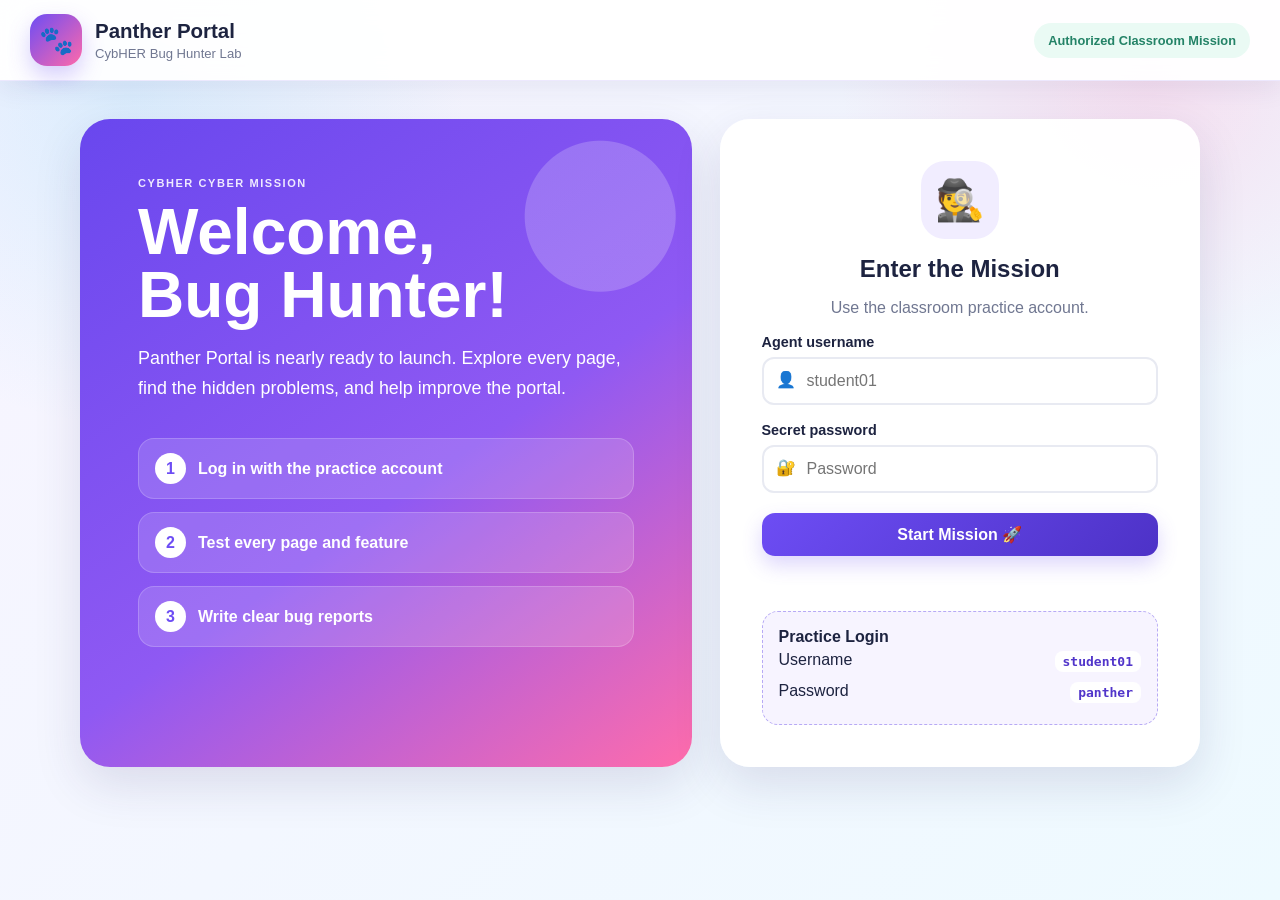
<file: index.html>
<!DOCTYPE html>
<html lang="en">
<head>
<meta charset="UTF-8">
<meta name="viewport" content="width=device-width,initial-scale=1">
<title>Panther Portal | Login</title>
<link rel="stylesheet" href="styles.css">
</head>
<body>
<header class="topbar">
  <div class="brand">
    <div class="brand-logo">🐾</div>
    <div><h1>Panther Portal</h1><p>CybHER Bug Hunter Lab</p></div>
  </div>
  <div class="status-pill">Authorized Classroom Mission</div>
</header>

<main class="login-page">
  <section class="login-hero">
    <div class="eyebrow">CYBHER CYBER MISSION</div>
    <h2>Welcome,<br>Bug Hunter!</h2>
    <p>Panther Portal is nearly ready to launch. Explore every page, find the hidden problems, and help improve the portal.</p>
    <div class="steps">
      <div class="step"><span>1</span>Log in with the practice account</div>
      <div class="step"><span>2</span>Test every page and feature</div>
      <div class="step"><span>3</span>Write clear bug reports</div>
    </div>
  </section>

  <section class="login-card">
    <div class="login-avatar">🕵️</div>
    <h2>Enter the Mission</h2>
    <p class="sub">Use the classroom practice account.</p>

    <label for="username">Agent username</label>
    <div class="input-wrap"><span>👤</span><input id="username" placeholder="student01"></div>

    <label for="password">Secret password</label>
    <div class="input-wrap"><span>🔐</span><input id="password" type="text" placeholder="Password"></div>

    <button id="loginBtn" class="btn" style="width:100%;margin-top:20px">Start Mission 🚀</button>
    <div id="loginMessage" class="message"></div>

    <div class="practice">
      <strong>Practice Login</strong>
      <div><span>Username</span><code>student01</code></div>
      <div><span>Password</span><code>panther</code></div>
    </div>
  </section>
</main>

<script>
document.getElementById("loginBtn").addEventListener("click",()=>{
  const username=document.getElementById("username").value.trim();
  const password=document.getElementById("password").value;

  // INTENTIONAL BUG 1:
  // The password field is visible because type="text" is used.

  // INTENTIONAL BUG 2:
  // A blank password is accepted for the correct username.
  if(username==="student01" && (password==="panther" || password==="")){
    localStorage.setItem("panther_session","active");
    window.location.href="dashboard.html";
  }else{
    document.getElementById("loginMessage").textContent="Mission denied. Check your login details.";
  }
});
</script>
</body>
</html>
</file>
<file: styles.css>
:root{
  --ink:#1d2340;
  --muted:#707791;
  --purple:#6d4df4;
  --purple-dark:#4d32c7;
  --pink:#ff69aa;
  --cyan:#58c8f5;
  --yellow:#ffd65a;
  --mint:#74dfc0;
  --danger:#e24f68;
  --line:#e8eaf2;
  --shadow:0 18px 48px rgba(49,40,104,.13);
}

*{box-sizing:border-box}
body{
  margin:0;
  min-height:100vh;
  font-family:"Trebuchet MS","Segoe UI",Arial,sans-serif;
  color:var(--ink);
  background:
    radial-gradient(circle at 10% 10%,rgba(88,200,245,.18),transparent 24%),
    radial-gradient(circle at 90% 8%,rgba(255,105,170,.18),transparent 22%),
    linear-gradient(135deg,#f8f4ff,#eefaff);
}
a{text-decoration:none;color:inherit}
button,input,select{font:inherit}
button{cursor:pointer}

.topbar{
  position:sticky;top:0;z-index:20;
  min-height:80px;padding:14px 30px;
  display:flex;align-items:center;justify-content:space-between;
  background:rgba(255,255,255,.94);
  backdrop-filter:blur(14px);
  border-bottom:1px solid rgba(109,77,244,.12);
  box-shadow:0 8px 24px rgba(48,40,98,.08);
}
.brand{display:flex;gap:13px;align-items:center}
.brand-logo{
  width:52px;height:52px;display:grid;place-items:center;
  border-radius:17px;font-size:28px;
  background:linear-gradient(135deg,var(--purple),var(--pink));
  box-shadow:0 10px 22px rgba(109,77,244,.28);
}
.brand h1{margin:0;font-size:1.28rem}
.brand p{margin:3px 0 0;color:var(--muted);font-size:.82rem}
.top-actions{display:flex;gap:10px;align-items:center}
.status-pill{
  padding:10px 14px;border-radius:999px;
  background:#eafaf4;color:#248367;font-size:.8rem;font-weight:900
}
.logout{
  padding:10px 15px;border-radius:12px;
  background:var(--ink);color:white;font-weight:900
}

.layout{
  width:min(1220px,94%);
  margin:26px auto;
  display:grid;
  grid-template-columns:250px 1fr;
  gap:24px;
  align-items:start;
}
.sidebar{
  position:sticky;top:104px;
  padding:18px 14px;border-radius:26px;
  background:rgba(255,255,255,.97);
  box-shadow:var(--shadow);
}
.agent{
  display:flex;gap:11px;align-items:center;
  padding:13px;border-radius:17px;
  background:linear-gradient(135deg,#f3efff,#eefaff);
}
.agent-avatar{
  width:48px;height:48px;display:grid;place-items:center;
  border-radius:15px;font-size:26px;background:white;
}
.agent strong,.agent span{display:block}
.agent span{font-size:.75rem;color:var(--muted);margin-top:3px}
.nav-title{
  margin:22px 11px 9px;color:#a0a5b5;
  font-size:.66rem;font-weight:900;letter-spacing:.13em
}
.nav{display:grid;gap:6px}
.nav a{
  display:flex;gap:11px;align-items:center;
  padding:13px 14px;border-radius:13px;
  color:#50566c;font-weight:850
}
.nav a:hover{background:#f4f1ff}
.nav a.active{
  color:white;
  background:linear-gradient(135deg,var(--purple),#8d69f7);
  box-shadow:0 10px 22px rgba(109,77,244,.22)
}
.nav a.teacher:not(.active){color:var(--danger)}
.tip{
  margin-top:24px;padding:15px;border-radius:16px;
  background:#fff7cf;border:1px solid #efdb79;
  font-size:.82rem;line-height:1.45
}

.content{min-width:0}
.hero{
  min-height:220px;padding:34px 36px;
  display:flex;align-items:center;justify-content:space-between;
  border-radius:28px;color:white;
  background:
    radial-gradient(circle at 88% 25%,rgba(255,255,255,.18) 0 72px,transparent 73px),
    linear-gradient(135deg,#3d2a8e,#6f4cf4 60%,#9b6df8);
  box-shadow:0 20px 48px rgba(72,50,170,.24);
}
.hero h2{margin:8px 0 9px;font-size:2.15rem}
.hero p{margin:0;max-width:680px;line-height:1.5;opacity:.93}
.eyebrow{color:#efeaff;font-size:.69rem;font-weight:900;letter-spacing:.14em}
.hero-art{
  width:120px;height:120px;display:grid;place-items:center;
  border-radius:34px;font-size:66px;
  background:rgba(255,255,255,.15);transform:rotate(7deg)
}

.section-title{margin:26px 0 13px;font-size:1.15rem}
.grid-3{display:grid;grid-template-columns:repeat(3,1fr);gap:17px}
.grid-2{display:grid;grid-template-columns:repeat(2,1fr);gap:18px}
.card{
  background:rgba(255,255,255,.98);
  border-radius:23px;padding:22px;
  box-shadow:0 13px 34px rgba(52,43,112,.09)
}
.card-hover{transition:.18s ease}
.card-hover:hover{transform:translateY(-4px)}
.stat{display:flex;align-items:center;gap:13px}
.stat-icon{
  width:48px;height:48px;display:grid;place-items:center;
  border-radius:15px;font-size:24px;background:#f1edff
}
.stat strong,.stat span{display:block}
.stat strong{font-size:1.45rem}
.stat span{font-size:.78rem;color:var(--muted)}

.mission-card{
  min-height:240px;display:flex;flex-direction:column;justify-content:space-between
}
.purple{background:linear-gradient(145deg,#eee8ff,#f8f6ff)}
.yellow{background:linear-gradient(145deg,#fff0a7,#fff9d9)}
.low-contrast{background:#f4f4f4;color:#eeeeee}
.mission-icon{font-size:40px}
.tag{font-size:.67rem;font-weight:900;letter-spacing:.11em;opacity:.72}
.mission-card h3{margin:8px 0;font-size:1.28rem}
.mission-card p{line-height:1.48}

.btn,.btn-secondary,.btn-dark{
  border:0;border-radius:13px;padding:12px 17px;font-weight:900
}
.btn{
  color:white;background:linear-gradient(135deg,var(--purple),var(--purple-dark));
  box-shadow:0 9px 20px rgba(109,77,244,.23)
}
.btn-secondary{background:#eef0f6;color:var(--ink)}
.btn-dark{background:var(--ink);color:white}
.link-btn{
  display:inline-block;width:max-content;padding:10px 13px;
  border-radius:11px;background:var(--ink);color:white;font-weight:900
}

.card-head{display:flex;gap:12px;align-items:center;margin-bottom:18px}
.card-head-icon{
  width:46px;height:46px;display:grid;place-items:center;
  border-radius:15px;background:#f1edff;font-size:23px
}
.card-head h3,.card-head p{margin:0}
.card-head p{margin-top:3px;font-size:.82rem;color:var(--muted)}
.info-list{display:grid;gap:10px}
.info-row{
  display:flex;justify-content:space-between;gap:15px;
  padding:13px;border-radius:13px;background:#f7f8fb
}
.info-row span{color:var(--muted)}
.info-row strong{text-align:right}

label{display:block;margin:17px 0 7px;font-size:.9rem;font-weight:900}
input,select{
  width:100%;padding:13px 14px;border-radius:12px;
  border:2px solid var(--line);background:white;color:var(--ink);outline:none
}
input:focus,select:focus{
  border-color:var(--purple);
  box-shadow:0 0 0 4px rgba(109,77,244,.1)
}
.button-row{display:flex;gap:10px;margin-top:20px}
.message{min-height:22px;margin-top:12px;font-weight:900;color:#4f35c9}

.club-card{text-align:center}
.club-icon{
  width:66px;height:66px;display:grid;place-items:center;
  border-radius:20px;margin:0 auto;font-size:35px;background:#f2eeff
}
.club-card h3{margin:12px 0 5px}
.club-card p{margin:0;color:var(--muted)}
.status-box{
  display:flex;justify-content:space-between;
  margin-top:18px;padding:15px 16px;
  border-radius:14px;background:#f5f7fb
}
.status-box span{color:var(--muted)}

.assignment-top{display:flex;gap:14px;align-items:center}
.assignment-icon{
  width:64px;height:64px;display:grid;place-items:center;
  border-radius:19px;font-size:32px;background:#eee8ff
}
.assignment-top h3{margin:5px 0}
.assignment-top p{margin:0;color:var(--muted)}
.due{
  margin-left:auto;padding:8px 12px;border-radius:999px;
  background:#fff1c7;color:#946600;font-size:.77rem;font-weight:900
}
.upload-zone{
  margin:24px 0 9px;padding:30px;text-align:center;
  border:2px dashed #cbc4ef;border-radius:18px;background:#faf9ff
}
.upload-zone .big{font-size:38px}
.upload-zone h4{margin:8px 0 4px}
.upload-zone p{margin:0 0 14px;color:var(--muted);font-size:.85rem}

.alert{
  margin-bottom:16px;padding:14px 17px;border-radius:14px;
  background:#ffe4ea;color:#a52740;font-weight:900
}
table{width:100%;border-collapse:collapse}
th{background:#f3f1fb;color:#5d6375;text-align:left;font-size:.8rem}
th,td{padding:14px;border-bottom:1px solid var(--line)}
.grade{
  display:inline-block;padding:6px 9px;border-radius:999px;
  background:#e7f8f2;color:#237f65;font-weight:900
}

/* login */
.login-page{
  width:min(1120px,94%);
  margin:38px auto;
  display:grid;
  grid-template-columns:1.12fr .88fr;
  gap:28px;
  align-items:stretch
}
.login-hero,.login-card{border-radius:30px;box-shadow:var(--shadow)}
.login-hero{
  padding:58px;color:white;
  background:
    radial-gradient(circle at 85% 15%,rgba(255,255,255,.2) 0 75px,transparent 76px),
    linear-gradient(145deg,#6947ee,#8f59f3 56%,#ff6cab)
}
.login-hero h2{margin:12px 0 15px;font-size:clamp(2.6rem,5vw,4.5rem);line-height:.98}
.login-hero>p{max-width:620px;font-size:1.12rem;line-height:1.65}
.steps{display:grid;gap:13px;margin-top:35px}
.step{
  display:flex;gap:12px;align-items:center;
  padding:14px 16px;border-radius:16px;
  background:rgba(255,255,255,.14);
  border:1px solid rgba(255,255,255,.19);
  font-weight:900
}
.step span{
  width:31px;height:31px;display:grid;place-items:center;
  border-radius:50%;background:white;color:var(--purple)
}
.login-card{
  align-self:center;padding:42px;background:rgba(255,255,255,.98)
}
.login-avatar{
  width:78px;height:78px;display:grid;place-items:center;
  margin:0 auto 16px;border-radius:24px;font-size:40px;background:#f1edff
}
.login-card h2{text-align:center;margin:0}
.login-card .sub{text-align:center;color:var(--muted)}
.input-wrap{position:relative}
.input-wrap span{position:absolute;left:14px;top:13px}
.input-wrap input{padding-left:43px}
.practice{
  margin-top:21px;padding:16px;border-radius:16px;
  background:#f7f4ff;border:1px dashed #b7aaf5
}
.practice div{display:flex;justify-content:space-between;padding:5px 0}
.practice code{
  padding:3px 8px;border-radius:8px;background:white;
  color:#5135ca;font-weight:900
}

@media(max-width:900px){
  .layout,.login-page,.grid-2{grid-template-columns:1fr}
  .sidebar{position:static}
  .grid-3{grid-template-columns:1fr}
}
@media(max-width:560px){
  .topbar{padding:12px 16px}
  .status-pill{display:none}
  .hero{padding:25px}
  .hero-art{display:none}
  .login-hero,.login-card{padding:30px}
  .assignment-top{flex-wrap:wrap}
  .due{margin-left:0}
}
</file>
